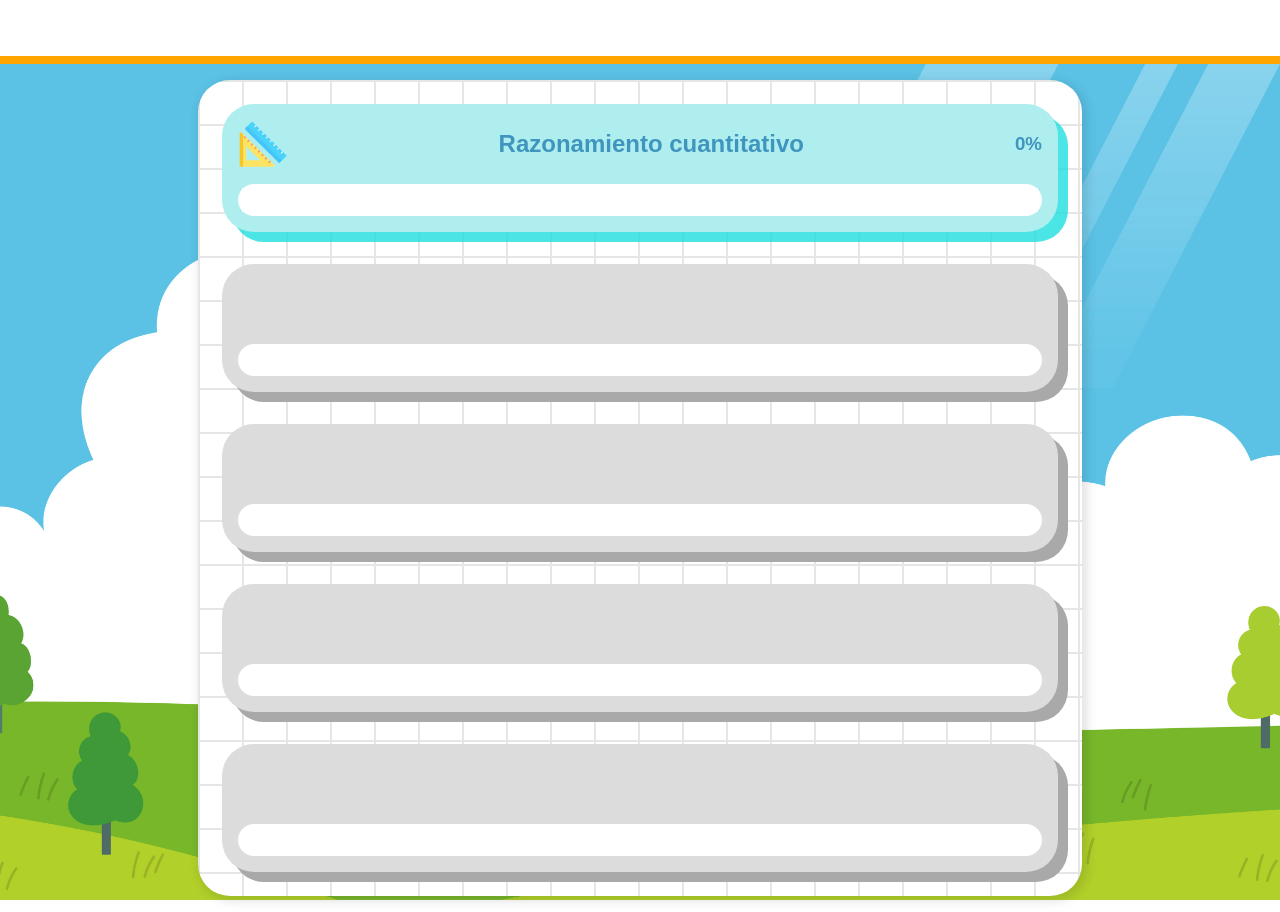
<file: index.html>
<!DOCTYPE html>
<html lang="es">

<head>
	<meta charset="UTF-8">
	<meta name="viewport" content="width=device-width, initial-scale=1">
	<title>Prepárate Saber Pro</title>
	<link href="css/style.css" rel="stylesheet">
	<link href="css/index.css" rel="stylesheet">
	<script src="js/data.js"></script>
	<script src="js/index.js"></script>
</head>

<body>

	<nav>

	</nav>

	<main>
		<div id="paper">
			<a id="razonamiento_cuantitativo" href="modulos/razonamiento_cuantitativo.html" class="modulo">
				<div class="title">
					<img src="assets/images/razonamiento_cuantitativo.png" alt="icono" height="48">
					<h2>Razonamiento cuantitativo</h2>
					<h3>0%</h3>
				</div>
				<progress value="0" max="100" class="progress"></progress>
			</a>
			<div class="modulo-disabled">
				<div class="title"></div>
				<div value="0" max="1" class="progress"></div>
			</div>
			<div class="modulo-disabled">
				<div class="title"></div>
				<div value="0" max="1" class="progress"></div>
			</div>
			<div class="modulo-disabled">
				<div class="title"></div>
				<div value="0" max="1" class="progress"></div>
			</div>
			<div class="modulo-disabled">
				<div class="title"></div>
				<div value="0" max="1" class="progress"></div>
			</div>
		</div>
	</main>
</body>

</html>
</file>
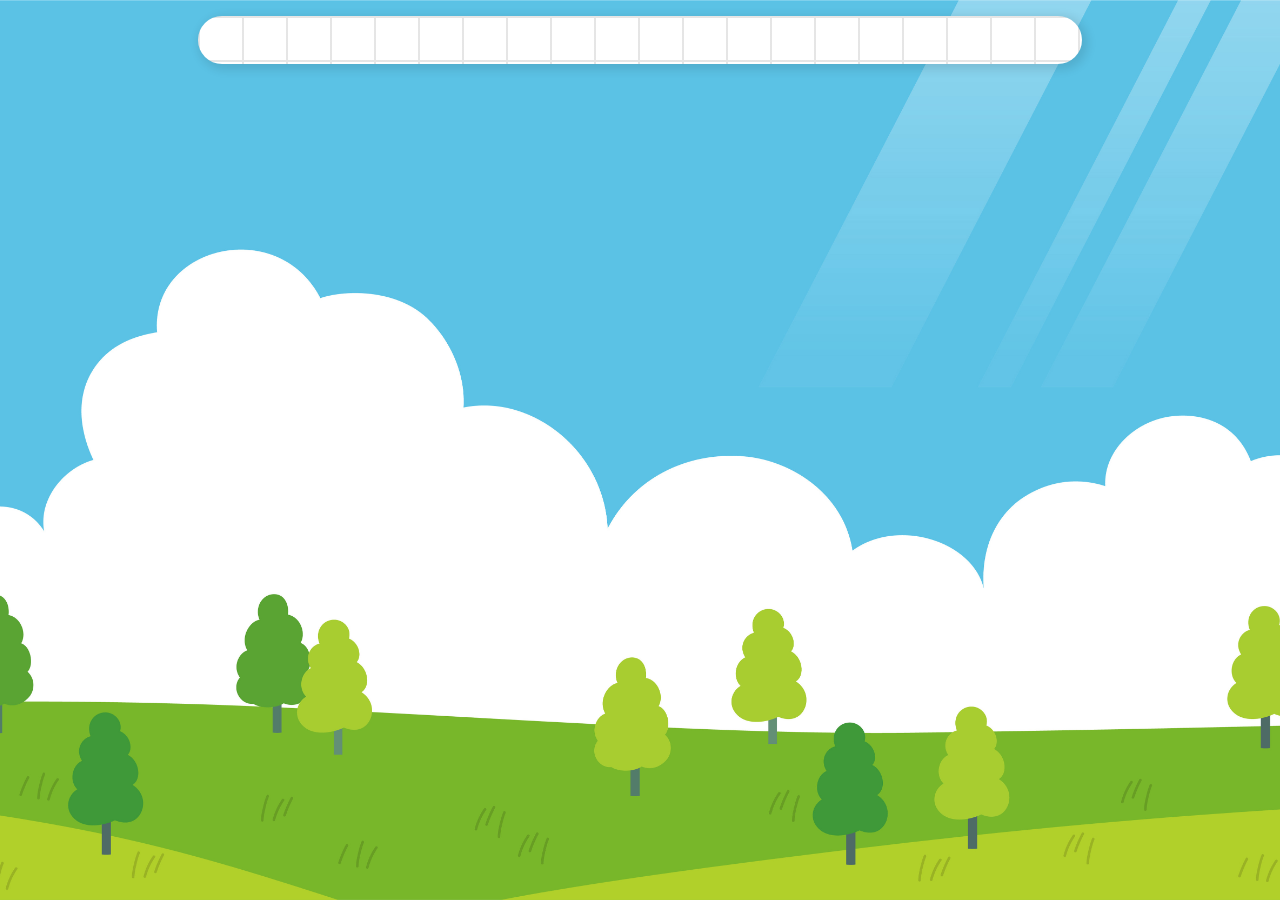
<file: modulos/razonamiento_cuantitativo.html>
<!DOCTYPE html>
<html lang="es">

<head>
	<meta charset="UTF-8">
	<meta name="viewport" content="width=device-width, initial-scale=1">
	<title>Prepárate Saber Pro</title>
	<link href="../css/style.css" rel="stylesheet">
	<link href="../css/razonamiento_cuantitativo.css" rel="stylesheet">
	<script src="../js/data.js"></script>
	<script src="../js/razonamiento_cuantitativo.js"></script>
</head>

<body>
	<main>
		<div id="paper">
		</div>
	</main>

	<template id="pregunta-template">
		<a href="modulos/razonamiento_cuantitativo.html" class="pregunta">
			<h3>1. Razonamiento cuantitativo</h3>
			<img src="../assets/icons/dot.png" alt="not completed" height="32">
		</a>
	</template>
</body>

</html>
</file>
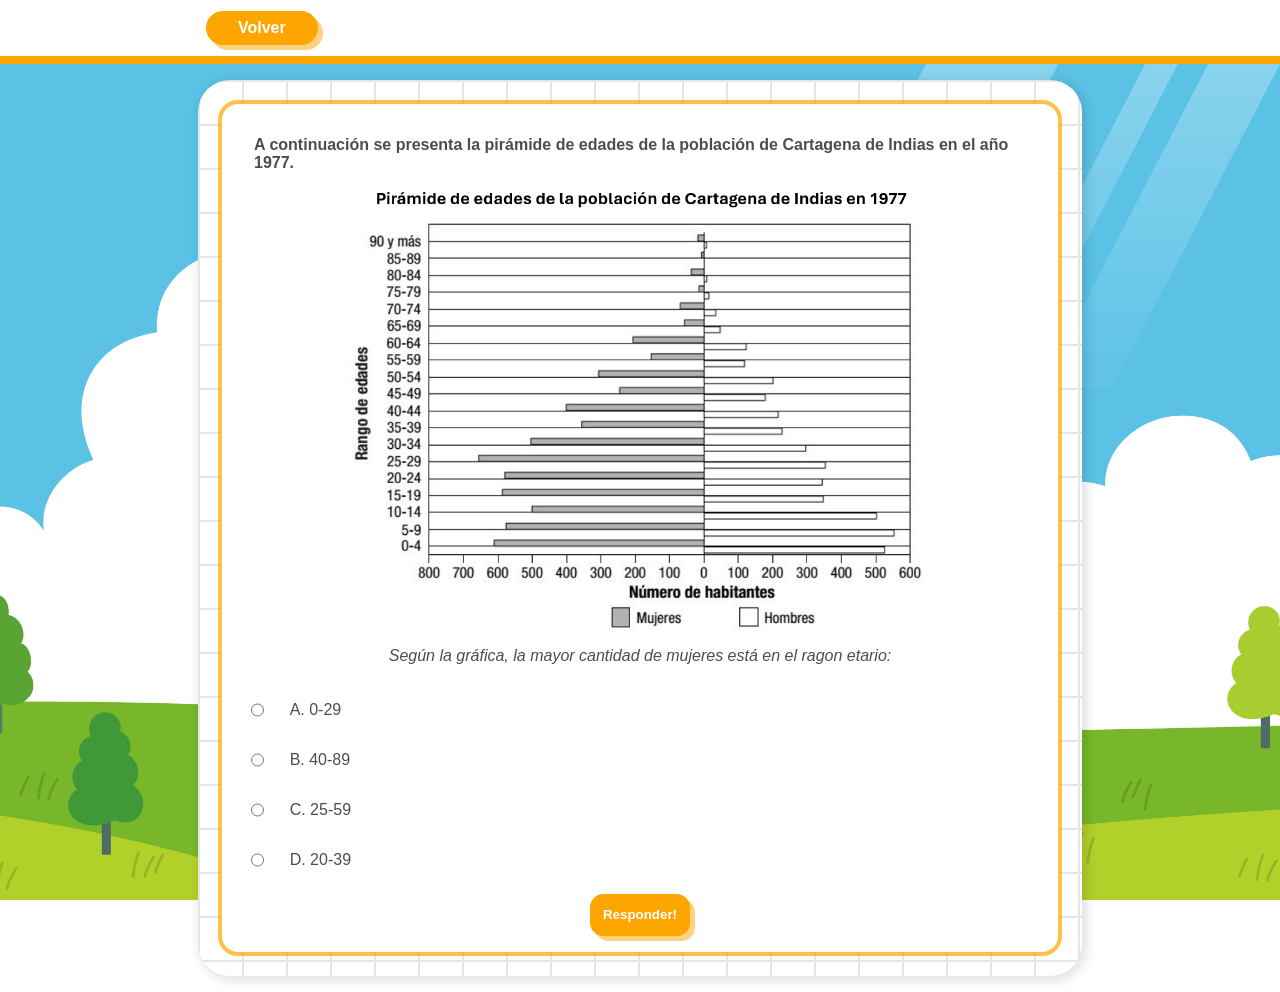
<file: modulos/razonamiento_cuantitativo/pregunta.html>
<!DOCTYPE html>
<html lang="es">

<head>
	<meta charset="UTF-8">
	<meta name="viewport" content="width=device-width, initial-scale=1">
	<title></title>
	<link href="../../css/style.css" rel="stylesheet">
	<link href="../../css/pregunta.css" rel="stylesheet">
	<script src="../../js/data.js"></script>
	<script src="../../js/pregunta.js"></script>
</head>

<body>

	<nav>
		<div class="container">
			<a id="volver" href="../razonamiento_cuantitativo.html">Volver</a>
		</div>
	</nav>

	<main>

		<div id="paper">
			<div class="pregunta">
				<h4 id="contexto"></h4>
				<img id="img" src="" alt="grafico">
				<i id="question">pregunta</i>
				<div class="answer">
					<input id="input0" type="radio" name="answered" value="0">
					<label for="input0" id="label0">A.</label>
				</div>
				<div class="answer">
					<input id="input1" type="radio" name="answered" value="1">
					<label for="input1" id="label1">B.</label>
				</div>
				<div class="answer">
					<input id="input2" type="radio" name="answered" value="2">
					<label for="input2" id="label2">C.</label>
				</div>
				<div class="answer">
					<input id="input3" type="radio" name="answered" value="3">
					<label for="input3" id="label3">D.</label>
				</div>
				<button id="respuesta-button" type="button" onclick='responder()'>Responder!</button>
			</div>
		</div>

		<dialog id="correcta_dialog">
			<img src="../../assets/images/fox_1.png" alt="fox" height=64>
			<h3>¡Bien hecho!</h3>
			<video class="video_retroalimentacion" width="640" height="480" controls onloadstart="this.volume=0.2">
				<source src="" type="video/mp4">
			</video>
			<button class="modal_close" commandfor="correcta_dialog" command="close" type="button">
				¡Genial!
			</button>
		</dialog>

		<dialog id="incorrecta_dialog">
			<img src="../../assets/images/fox_1.png" alt="fox" height=64>
			<h3>¡Casi lo logramos!</h3>
			<video class="video_retroalimentacion" width="640" height="480" controls onloadstart="this.volume=0.2">
				<source src="" type="video/mp4">
			</video>
			<button class="modal_close" commandfor="incorrecta_dialog" command="close" type="button">
				¡Entendido!
			</button>
		</dialog>

	</main>


</body>

</html>
</file>
<file: css/style.css>
:root {
	--container_width: 900px;
}

*,
*::before,
*::after {
	-webkit-box-sizing: border-box;
	-moz-box-sizing: border-box;
	box-sizing: border-box;
	margin: 0;
	padding: 0;
}

body {
	overflow-y: scroll;
	font-family: sans-serif, system-ui;
	background-image: url("../assets/images/bg.jpg");
	background-position: center;
	background-size: cover;
	background-repeat: no-repeat;
	background-attachment: fixed;
}

nav {
	height: 4em;
	width: 100%;
	position: sticky;
	top: 0;
	border-bottom: 0.5em solid orange;
	background-color: white;
	z-index: 1;
}

main {
	padding-inline: 0.5em;
	padding-block: 1em;
	width: min(100%, var(--container_width));
	margin-inline: auto;
}

#paper {
	background-color: white;
	width: 100%;
	padding: 1.5em;
	border-radius: 2em;
	background-image:
		linear-gradient(hsl(0 0% 90%) 2px, transparent 2px),
		linear-gradient(90deg, hsl(0 0% 90%) 2px, transparent 2px);
	background-size: 44px 44px;
	box-shadow: 3px 3px 10px 3px hsl(from black h s l / 0.1);
}

.container {
	display: flex;
	align-items: center;
	height: 100%;
	margin-inline: auto;
	padding-inline: 1em;
	width: min(100%, var(--container_width));
}

#volver {
	text-decoration: none;
	background-color: orange;
	color: white;
	padding: 0.5em 2em;
	font-weight: bold;
	border-radius: 100px;
	box-shadow: 5px 5px hsl(from orange h s l / 0.5);
	transition: box-shadow ease-out 0.2s, background-color ease-out 0.1s;
}

#volver:hover {
	background-color: hsl( from orange h s 55%);
	box-shadow: 7px 7px hsl(from orange h s l / 0.5);
}
</file>
<file: css/index.css>
.modulo-disabled {
	display: block;
	width: 100%;
	padding: 1em;
	margin-top: 2em;
	background-color: gainsboro;
	box-shadow: 10px 10px darkgray;
	border-radius: 2em;
}

.modulo-disabled>.title {
	height: 3em;
}

.modulo-disabled>.progress {
	width: 100%;
	height: 2em;
	margin-inline: auto;
	margin-top: 1em;
	border-radius: 2em;
	background-color: white;
}

.modulo {
	display: block;
	width: 100%;
	padding: 1em;
	text-decoration: none;
	background-color: paleturquoise;
	color: hsl(200 50% 50%);
	box-shadow: 10px 10px hsl(180 75% 50% / 0.8);
	border-radius: 2em;
	transition: box-shadow ease-out 0.2s, color ease-out 0.1s;
}

.modulo:hover {
	color: hsl(200 50% 35%);
	box-shadow: 13px 13px hsl(180 75% 50% / 0.7);
}

.modulo>.title {
	text-align: center;
	display: flex;
	justify-content: space-between;
	align-items: center;
}

.modulo>.progress {
	display: block;
	appearance: none;
	width: 100%;
	height: 2em;
	margin-inline: auto;
	margin-top: 1em;
	border-radius: 2em;
	border: 0.3em solid white;
	background-color: white;
}

.modulo>.progress::-webkit-progress-bar {
	background-color: white;
}

.modulo>.progress::-webkit-progress-value {
	background-image: linear-gradient(to right, hsl(200 50% 50%), hsl(180 75% 50%));
	border-radius: 2em;
}

.modulo>.progress::-moz-progress-bar {
	background-image: linear-gradient(to right, hsl(200 50% 50%), hsl(180 75% 50%));
	border-radius: 2em;
}
</file>
<file: css/razonamiento_cuantitativo.css>
.pregunta {
	width: 100%;
	padding: 1em;
	text-decoration: none;
	color: hsl(200 50% 50%);
	background-color: paleturquoise;
	box-shadow: 10px 10px hsl(180 75% 50% / 0.7);
	border: 2px solid transparent;
	border-radius: 1em;
	display: flex;
	align-items: center;
	transition: box-shadow ease-out 0.2s, color ease-out 0.1s;
}

.pregunta:hover {
	color: hsl(200 50% 35%);
	box-shadow: 13px 13px hsl(180 75% 50% / 0.7);
}

.pregunta>h3 {
	padding-inline-start: 0.5em;
	flex-grow: 1;
}

.pregunta>img {
	filter: drop-shadow(2px 2px 2px hsl(180 75% 25% / 0.25));
}

#paper a:not(:first-child) {
	margin-top: 1.5em;
}
</file>
<file: css/pregunta.css>
.pregunta {
	width: 100%;
	padding: 1em;
	color: hsl(0 0% 30%);
	background-color: white;
	outline: 0.25em solid hsl(from orange h s l / 0.7);
	border-radius: 1em;
}

#contexto {
	padding: 1em;
}

#question {
	display: inline-block;
	width: 100%;
	text-align: center;
	padding: 1em;
}

#img {
	display: block;
	margin-inline: auto;
	width: min(600px, 100%);
}

#respuesta-button {
	color: white;
	background-color: orange;
	margin-top: 1em;
	border-radius: 1em;
	font-weight: bold;
	border: none;
	display: block;
	margin-inline: auto;
	padding: 1em;
	box-shadow: 5px 5px hsl(from orange h s l / 0.5);
	transition: ease 0.1s;
	cursor: pointer;
}

#respuesta-button:hover {
	background-color: hsl(from orange h s 55%);
	box-shadow: 7px 7px hsl(from orange h s l / 0.5);
}

.answer {
	border-radius: 1em;
	accent-color: orange;
	display: flex;
	margin-top: 0.5em;
	cursor: pointer;
}

.answer input {
	margin-inline: 1em;
	cursor: pointer;
}

.answer label {
	flex: 1;
	display: inline-block;
	padding: 0.75em;
	cursor: pointer;
}

.answer:hover {
	outline: 0.25em solid hsl(from orange h s l / 0.5);
}

dialog {
	border: none;
	outline: 0.25em solid hsl(from orange h s l / 0.7);
	border-radius: 1em;
	padding: 2em;
	margin: auto;
}

dialog img {
	display: block;
	margin-inline: auto;
}

dialog h3 {
	padding: 1em;
	text-align: center;
}

dialog video {
	aspect-ratio: 16/9;
	max-width: 100%;
	height: auto;
}

#incorrecta_dialog {
	outline: 0.25em solid hsl(from red h s l / 0.7);
}

.modal_close {
	color: white;
	background-color: orange;
	margin-top: 1em;
	border-radius: 1em;
	font-weight: bold;
	border: none;
	display: block;
	margin-inline: auto;
	padding: 1em;
	box-shadow: 5px 5px hsl(from orange h s l / 0.5);
	transition: ease 0.1s;
	cursor: pointer;
}
.modal_close:hover {
	background-color: hsl( from orange h s 55%);
	box-shadow: 7px 7px hsl(from orange h s l / 0.5);
}
</file>
